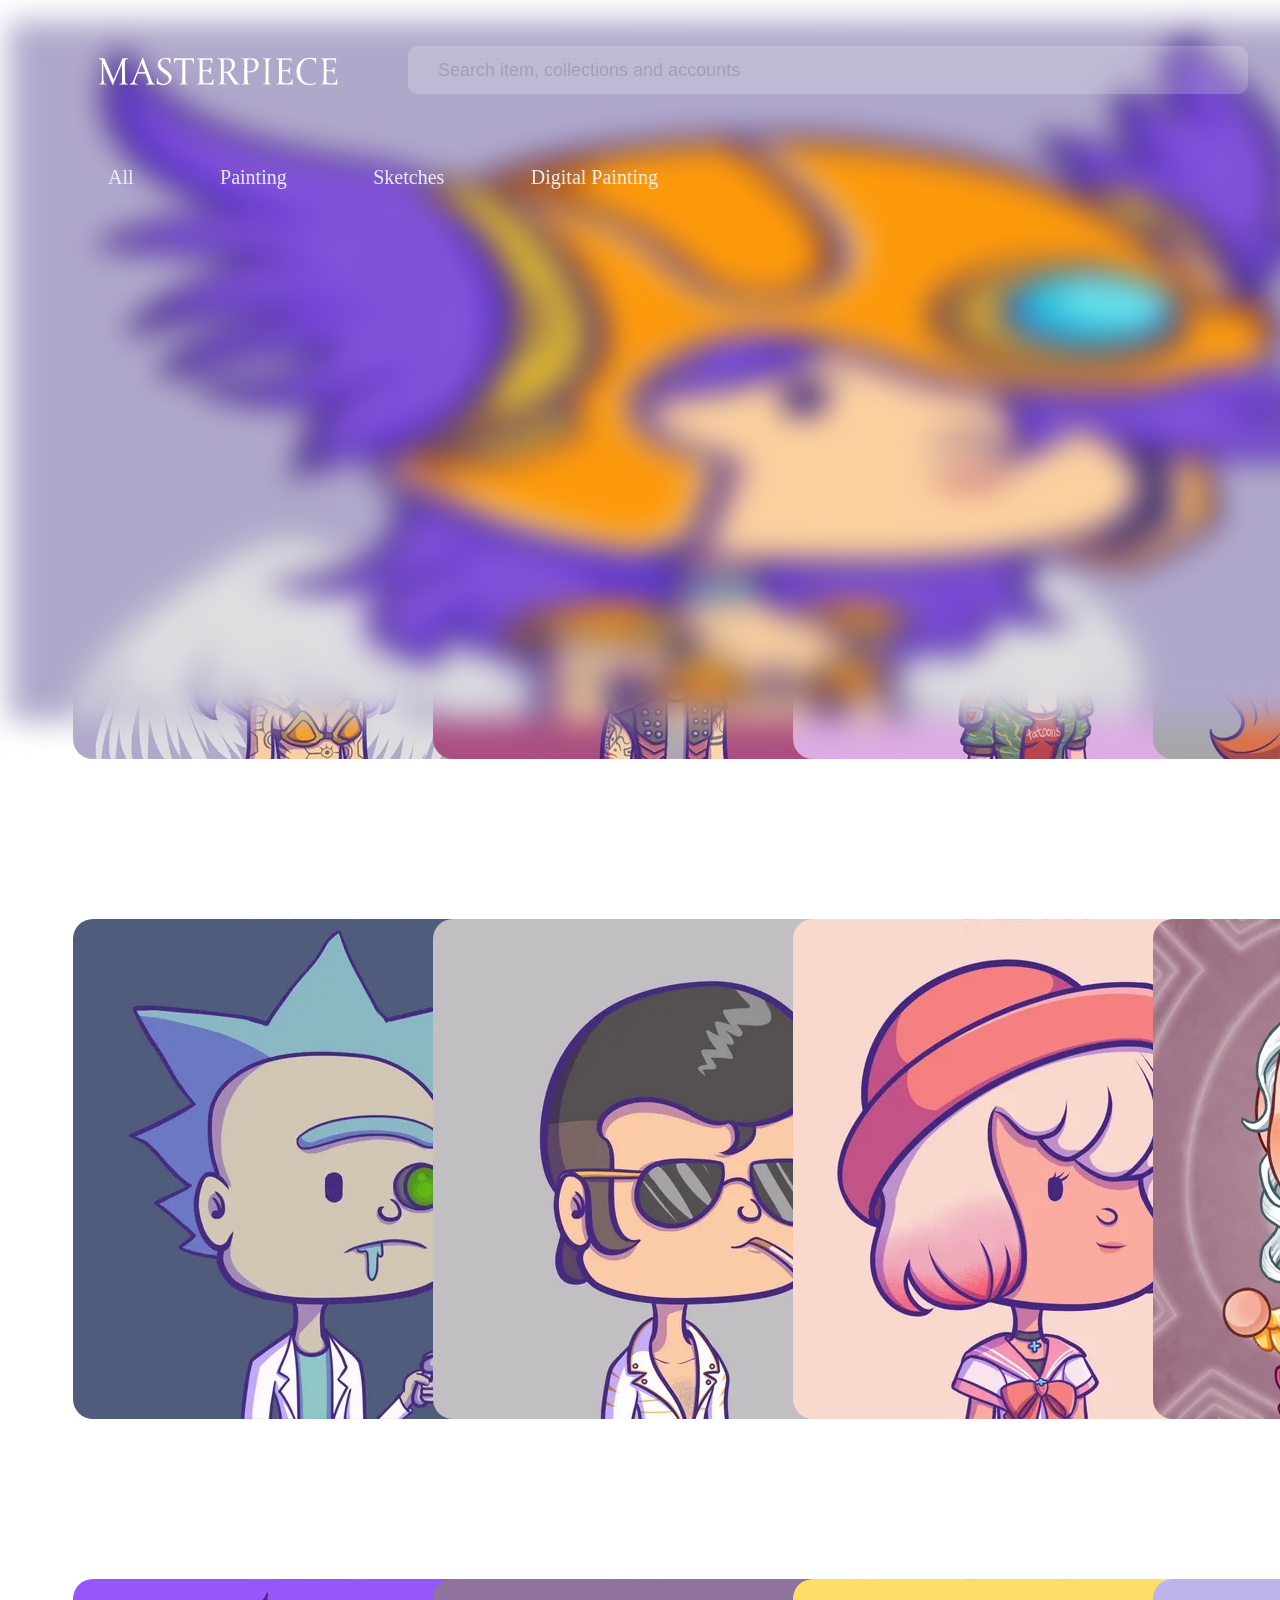
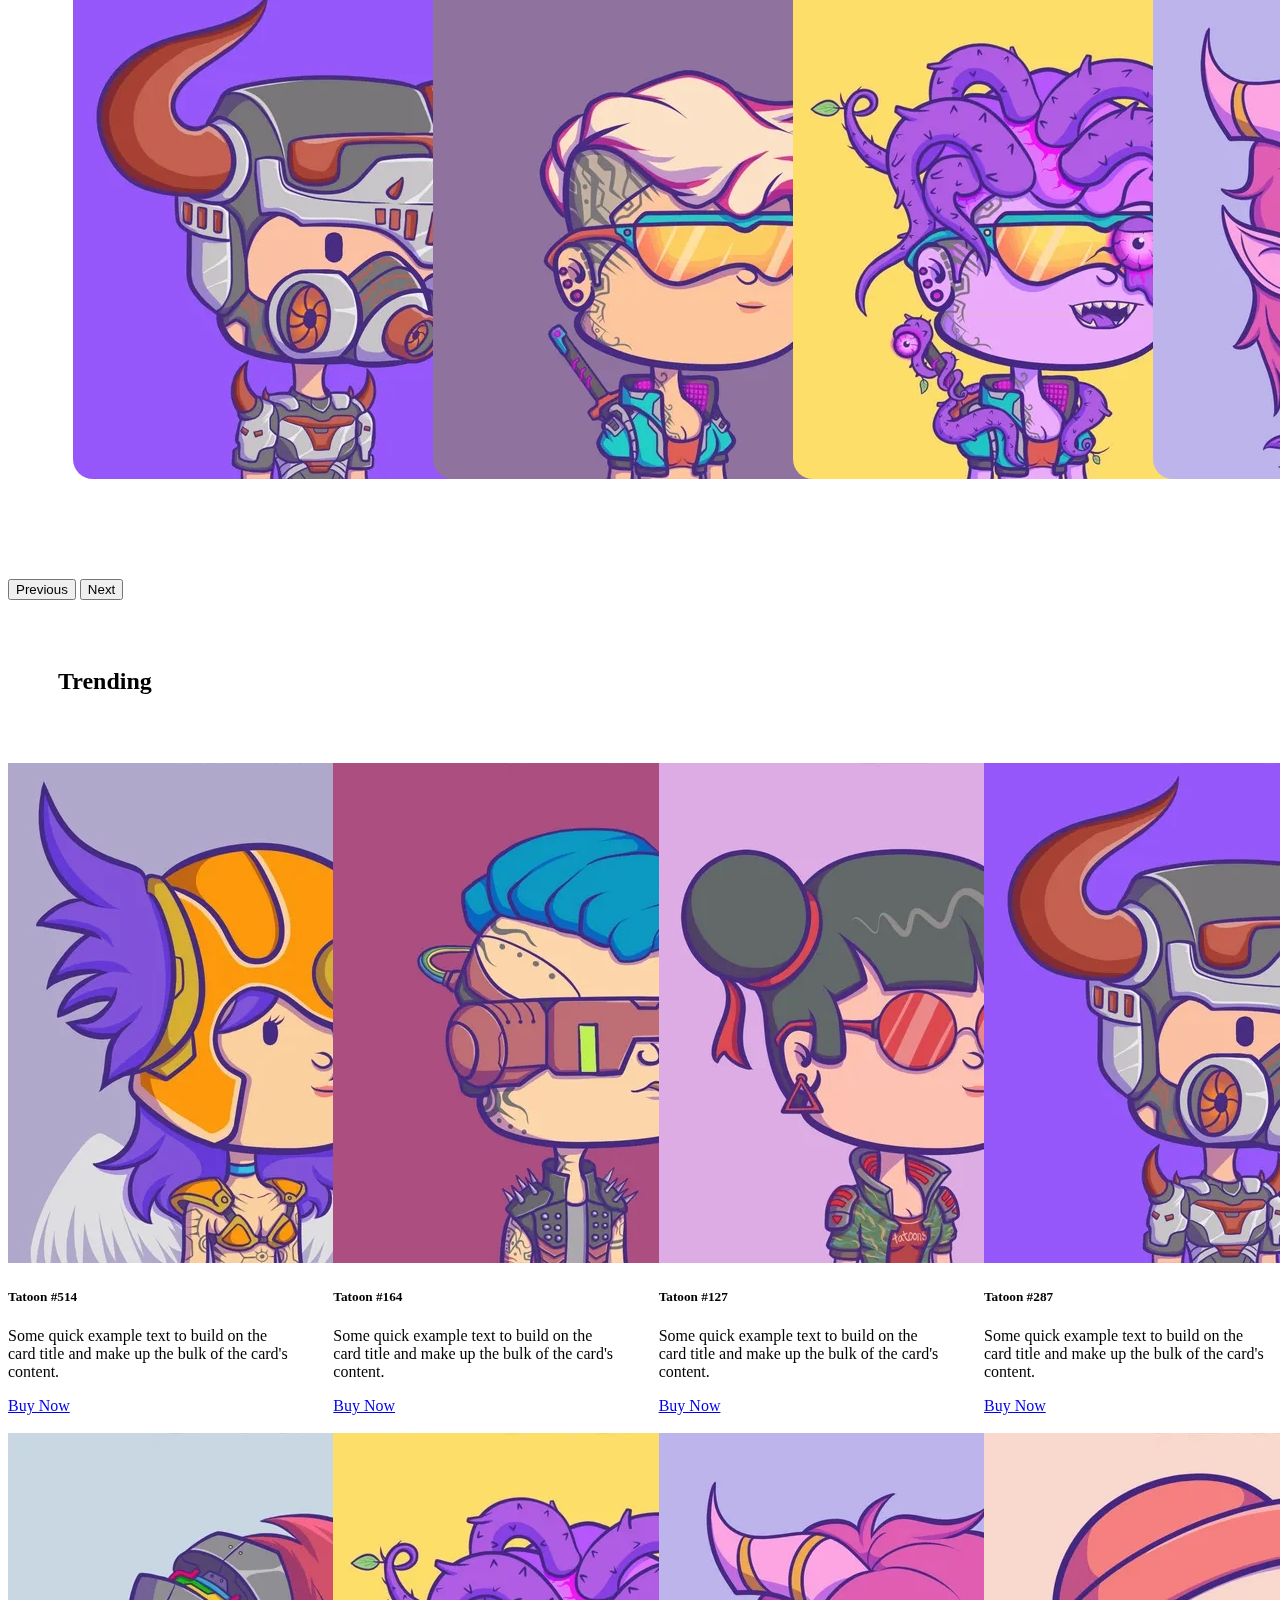
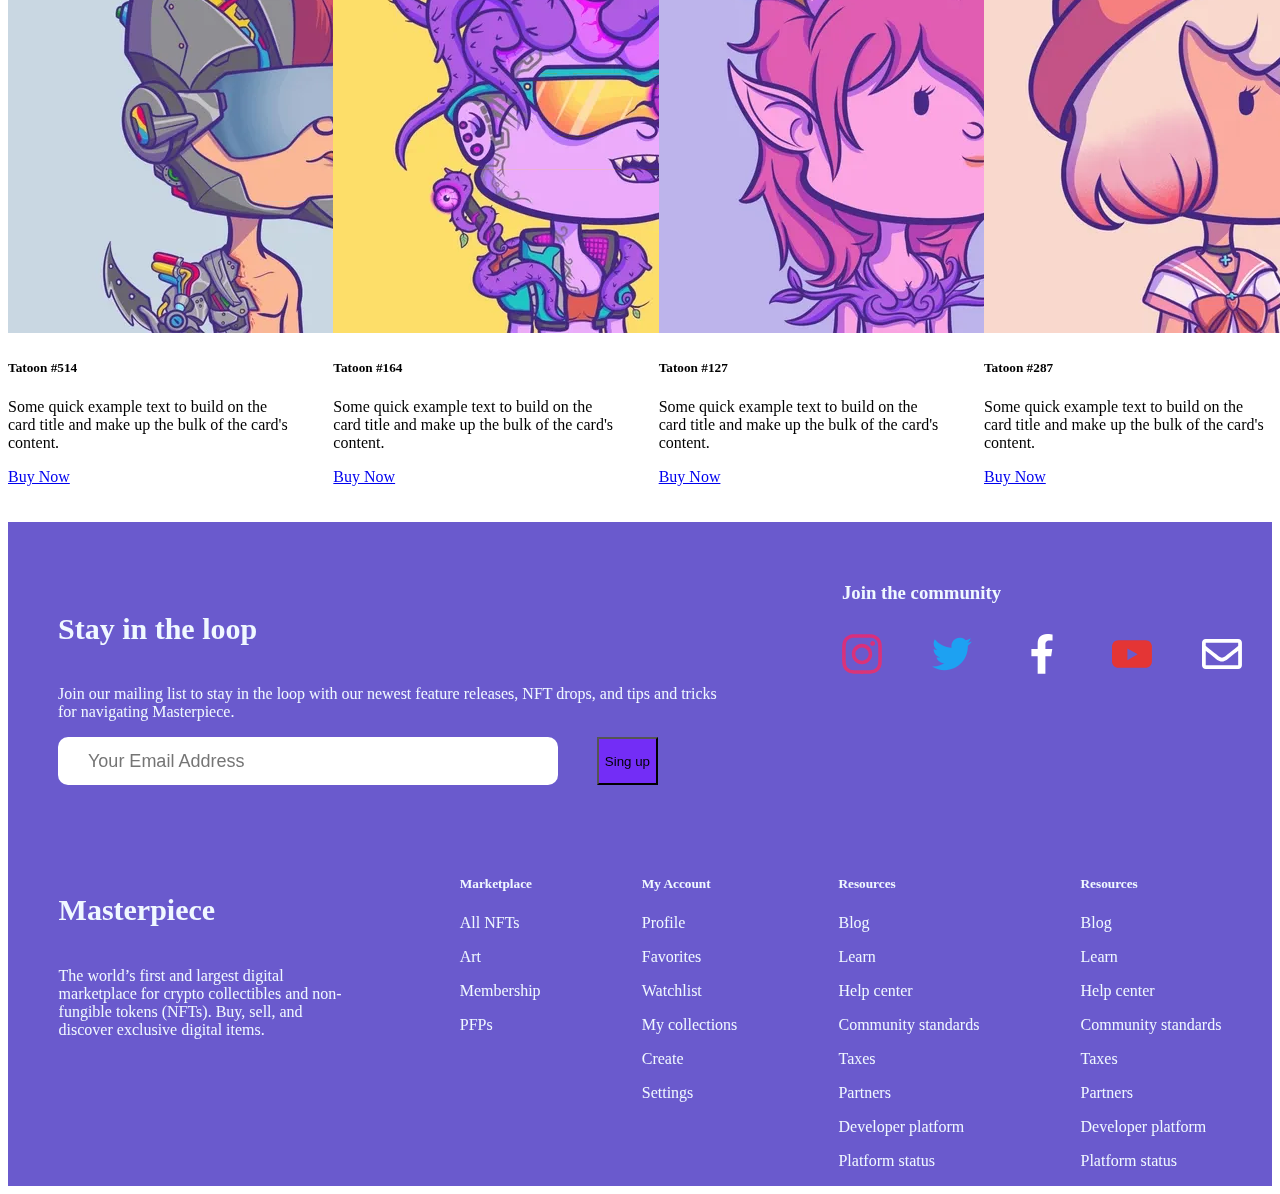
<file: index.html>
<!DOCTYPE html>
<html lang="en">
  <head>
    <meta charset="UTF-8" />
    <meta name="viewport" content="width=device-width, initial-scale=-9" />

    <link
      href="https://cdn.jsdelivr.net/npm/bootstrap@5.3.1/dist/css/bootstrap.min.css"
      rel="stylesheet"
      integrity="sha384-4bw+/aepP/YC94hEpVNVgiZdgIC5+VKNBQNGCHeKRQN+PtmoHDEXuppvnDJzQIu9"
      crossorigin="anonymous"
    />
    <link rel="stylesheet" href="style.css" />
    <link rel="stylesheet" href="responsive.css" />

    <title>Masterpiece.com</title>
  </head>
  <body>

    

    <header class="background">
      
     
        
      <nav   class="navbar">
        <section  class="bgimg" id="targetContainer" >
        </section>
      </nav>

      


      <nav >

        <section class="nav-bar">
                  <img class="logo" src="Logo.png" />
        
      

       
        <input
              class="search-input"
             
              type="search"
              placeholder="Search item, collections and accounts"
              size="95"
            />

            <div  class="icons" >
              <svg
                class="profile"
                xmlns="http://www.w3.org/2000/svg"
                width="32"
                height="32"
                viewBox="0 0 32 32"
                fill="none"
              >
                <path
                  d="M16 0C11.6 0 8 4.48 8 10C8 15.52 11.6 20 16 20C20.4 20 24 15.52 24 10C24 4.48 20.4 0 16 0ZM7.64 20C3.4 20.2 0 23.68 0 28V32H32V28C32 23.68 28.64 20.2 24.36 20C22.2 22.44 19.24 24 16 24C12.76 24 9.8 22.44 7.64 20Z"
                  fill="white"
                />
              </svg>
              <svg
              class="cart"
                xmlns="http://www.w3.org/2000/svg"
                width="43"
                height="32"
                viewBox="0 0 43 32"
                fill="none"
              >
                <path
                  d="M2.27316 0.0108183C1.56616 0.123939 0.933045 0.513283 0.513105 1.0932C0.0931657 1.67312 -0.0792032 2.3961 0.0339176 3.10311C0.147038 3.81011 0.536382 4.44322 1.1163 4.86316C1.69622 5.2831 2.4192 5.45547 3.1262 5.34235H11.1235L11.6033 6.67523L13.7893 13.3396L15.9752 20.0041C16.1885 20.6972 17.0948 21.3369 17.7879 21.3369H36.4483C37.1947 21.3369 38.0477 20.6972 38.261 20.0041L42.5795 6.67523C42.7928 5.98213 42.4729 5.34235 41.7265 5.34235H18.0545L16.0285 1.50365C15.8127 1.06305 15.4795 0.690538 15.0656 0.427144C14.6517 0.163751 14.1732 0.0196874 13.6826 0.0108183L3.01957 0.0108183C2.85995 -0.0036061 2.69936 -0.0036061 2.53974 0.0108183C2.4332 0.0044147 2.32638 0.0044147 2.21984 0.0108183L2.27316 0.0108183ZM19.1208 26.6685C17.628 26.6685 16.455 27.8414 16.455 29.3342C16.455 30.8271 17.628 32 19.1208 32C20.6136 32 21.7866 30.8271 21.7866 29.3342C21.7866 27.8414 20.6136 26.6685 19.1208 26.6685ZM35.1154 26.6685C33.6226 26.6685 32.4496 27.8414 32.4496 29.3342C32.4496 30.8271 33.6226 32 35.1154 32C36.6082 32 37.7811 30.8271 37.7811 29.3342C37.7811 27.8414 36.6082 26.6685 35.1154 26.6685Z"
                  fill="white"
                />
              </svg>
            </div>

          </section>



            <div>
              <section  class="veriants" >
                <a>All</a>
                <a>Painting</a>
                <a>Sketches</a>
                <a>Digital Painting</a>
             </section>
            </div>



        </nav>
      


      <main class="Main-section">
        <div id="carouselExample" class="carousel slide" data-bs-ride="carousel" data-bs-interval="3500">
            <div class="carousel-inner">
              <div class="carousel-item active">
                                                
                <div class="main-four">
                    <div class="main-a"><div ><a href="profile.html"><img id="sourceImage"  src="main-d.webp" class="d-block w-100" alt="..."></a></div></div>
                    <div class="main-a"><div><a href="profile.html"><img id="sourceImage" src="main-b.webp" class="d-block w-100" alt="..."></a></div></div>
                    <div class="main-a"><div><a href="profile.html"><img id="sourceImage" src="main-a.webp" class="d-block w-100" alt="..."></a></div></div>
                    <div class="main-a" class="hide"><div><a href="profile.html"><img id="sourceImage" src="main-c.webp" class="d-block w-100" alt="..."></a></div></div>
                </div>
                
              </div>
              <div class="carousel-item">

                <div class="main-four">
                  <div class="main-a"><div><a  href="profile.html"><img id="sourceImage" src="main-n.webp" class="d-block w-100" alt="..."></a></div></div>
                  <div class="main-a"><div><a href="profile.html"><img id="sourceImage" src="main-e.webp" class="d-block w-100" alt="..."></a></div></div>
                  <div class="main-a"><div><a href="profile.html"><img id="sourceImage" src="main-g.webp" class="d-block w-100" alt="..."></a></div></div>
                  <div class="main-a" class="hide" ><div><a href="profile.html"><img id="sourceImage" src="main-f.webp" class="d-block w-100" alt="..."></a></div></div>
                </div>

              </div>
              <div class="carousel-item">

                <div class="main-four">
                    <div class="main-a"><div><a href="profile.html"><img src="main-l.webp" class="d-block w-100" alt="..."></a></div></div>
                    <div class="main-a"><div><a href="profile.html"></a><img src="main-i.webp" class="d-block w-100" alt="..."></a></div></div>
                    <div class="main-a"><div><a href="profile.html"></a><img src="main-j.webp" class="d-block w-100" alt="..."></a></div></div>
                    <div class="main-a" class="hide"><div><a href="profile.html"><img src="main-k.webp" class="d-block w-100" alt="..."></a></div></div>
                </div>

            </div>
            <button class="carousel-control-prev" type="button" data-bs-target="#carouselExample" data-bs-slide="prev">
              <span class="carousel-control-prev-icon" aria-hidden="true"></span>
              <span class="visually-hidden">Previous</span>
            </button>
            <button class="carousel-control-next" type="button" data-bs-target="#carouselExample" data-bs-slide="next">
              <span class="carousel-control-next-icon" aria-hidden="true"></span>
              <span class="visually-hidden">Next</span>
            </button>
          </div>

      </main>




    </div>

    </header>
    <br>

    <section >
      <div >
        <h2 style="margin: 50px;">Trending</h2>
      </div>
      <br>
      <section class="sectionn">
      <div class="container">
        <div class="card" style="width: 18rem;">
          <img src="main-d.webp" class="card-img-top" alt="...">
          <div class="card-body">
            <h5 class="card-title">Tatoon #514</h5>
            <p class="card-text">Some quick example text to build on the card title and make up the bulk of the card's content.</p>
            <a href="product.html" class="btn btn-primary">Buy Now</a>
          </div>
        </div>
        <div class="card" style="width: 18rem;">
          <img src="main-b.webp" class="card-img-top" alt="...">
          <div class="card-body">
            <h5 class="card-title">Tatoon #164</h5>
            <p class="card-text">Some quick example text to build on the card title and make up the bulk of the card's content.</p>
            <a href="product.html" class="btn btn-primary">Buy Now</a>
          </div>
        </div>
        <div class="card" style="width: 18rem;">
          <img src="main-a.webp" class="card-img-top" alt="...">
          <div class="card-body">
            <h5 class="card-title">Tatoon #127</h5>
            <p class="card-text">Some quick example text to build on the card title and make up the bulk of the card's content.</p>
            <a href="product.html" class="btn btn-primary">Buy Now</a>
          </div>
        </div>
        <div class="card" style="width: 18rem;">
          <img src="main-l.webp" class="card-img-top" alt="...">
          <div class="card-body">
            <h5 class="card-title">Tatoon #287</h5>
            <p class="card-text">Some quick example text to build on the card title and make up the bulk of the card's content.</p>
            <a href="product.html" class="btn btn-primary">Buy Now</a>
          </div>
        </div>
      </div>
      <br>


      <div class="container">
        <div class="card" style="width: 18rem;">
          <img src="main-h.webp" class="card-img-top" alt="...">
          <div class="card-body">
            <h5 class="card-title">Tatoon #514</h5>
            <p class="card-text">Some quick example text to build on the card title and make up the bulk of the card's content.</p>
            <a href="product.html" class="btn btn-primary">Buy Now</a>
          </div>
        </div>
        <div class="card" style="width: 18rem;">
          <img src="main-j.webp" class="card-img-top" alt="...">
          <div class="card-body">
            <h5 class="card-title">Tatoon #164</h5>
            <p class="card-text">Some quick example text to build on the card title and make up the bulk of the card's content.</p>
            <a href="product.html" class="btn btn-primary">Buy Now</a>
          </div>
        </div>
        <div class="card" style="width: 18rem;">
          <img src="main-k.webp" class="card-img-top" alt="...">
          <div class="card-body">
            <h5 class="card-title">Tatoon #127</h5>
            <p class="card-text">Some quick example text to build on the card title and make up the bulk of the card's content.</p>
            <a href="product.html" class="btn btn-primary">Buy Now</a>
          </div>
        </div>
        <div class="card" style="width: 18rem;">
          <img src="main-g.webp" class="card-img-top" alt="...">
          <div class="card-body">
            <h5 class="card-title">Tatoon #287</h5>
            <p class="card-text">Some quick example text to build on the card title and make up the bulk of the card's content.</p>
            <a href="product.html" class="btn btn-primary">Buy Now</a>
          </div>
        </div>
      </div>
    </section>
    </section>
    <br><br>

    <footer >
      <div class="foot">
      <div class="text">
        <h4>Stay in the loop</h4>
        <p>Join our mailing list to stay in the loop with our newest feature releases, NFT drops, and tips and tricks for navigating Masterpiece.</p>
        <div class="login">
          <input
              class="email-input"
              type="search"
              placeholder="Your Email Address"
              size="40"
            />
            <button type="button" class="btn btn-primary" style="background-color: rgb(115, 45, 246);">Sing up</button>
        </div>
        <br>
      </div>

      <div class="foot-2">
        <h3>Join the community</h3>
        <div class="comunity">
          <svg class="social-icons" xmlns="http://www.w3.org/2000/svg" width="260" height="260" viewBox="0 0 260 260" fill="none">
            <path d="M86.9929 130.113C86.9929 106.319 106.277 87.0257 130.071 87.0257C153.866 87.0257 173.16 106.319 173.16 130.113C173.16 153.906 153.866 173.2 130.071 173.2C106.277 173.2 86.9929 153.906 86.9929 130.113ZM63.6999 130.113C63.6999 166.768 93.4143 196.481 130.071 196.481C166.728 196.481 196.443 166.768 196.443 130.113C196.443 93.4572 166.728 63.744 130.071 63.744C93.4143 63.744 63.6999 93.4572 63.6999 130.113ZM183.559 61.1125C183.556 69.6785 190.498 76.6254 199.064 76.6288C207.63 76.6322 214.577 69.6909 214.581 61.1249C214.584 52.5589 207.643 45.6121 199.076 45.6086C190.514 45.6126 183.567 52.5506 183.559 61.1125ZM77.8519 235.32C65.25 234.746 58.4004 232.647 53.8486 230.873C47.8139 228.524 43.5081 225.726 38.981 221.205C34.454 216.685 31.6517 212.383 29.3127 206.349C27.5383 201.799 25.4392 194.948 24.8663 182.346C24.2397 168.722 24.1146 164.63 24.1146 130.114C24.1146 95.5976 24.25 91.5164 24.8663 77.881C25.4402 65.2795 27.5548 58.4417 29.3127 53.8786C31.6621 47.8441 34.4602 43.5385 38.981 39.0117C43.5019 34.4848 47.8035 31.6826 53.8486 29.3437C58.3984 27.5694 65.25 25.4703 77.8519 24.8975C91.4765 24.2709 95.5692 24.1458 130.071 24.1458C164.573 24.1458 168.67 24.2812 182.306 24.8975C194.908 25.4714 201.746 27.5859 206.309 29.3437C212.344 31.6826 216.65 34.491 221.177 39.0117C225.704 43.5323 228.496 47.8441 230.845 53.8786C232.62 58.4282 234.719 65.2795 235.292 77.881C235.918 91.5164 236.043 95.5976 236.043 130.114C236.043 164.63 235.918 168.711 235.292 182.346C234.718 194.948 232.608 201.797 230.845 206.349C228.496 212.383 225.698 216.689 221.177 221.205C216.656 225.722 212.344 228.524 206.309 230.873C201.76 232.648 194.908 234.747 182.306 235.32C168.681 235.946 164.589 236.071 130.071 236.071C95.5537 236.071 91.4723 235.946 77.8519 235.32ZM76.7816 1.6448C63.0216 2.27141 53.619 4.45316 45.4076 7.64824C36.9036 10.9477 29.7046 15.3743 22.5108 22.5565C15.3169 29.7387 10.9015 36.9488 7.60188 45.4525C4.40667 53.6687 2.22483 63.0657 1.5982 76.8252C0.96123 90.6065 0.81543 95.0124 0.81543 130.113C0.81543 165.213 0.96123 169.619 1.5982 183.4C2.22483 197.161 4.40667 206.557 7.60188 214.773C10.9015 223.271 15.3179 230.49 22.5108 237.669C29.7036 244.848 36.9036 249.268 45.4076 252.577C53.6345 255.772 63.0216 257.954 76.7816 258.581C90.5707 259.207 94.9695 259.363 130.071 259.363C165.173 259.363 169.579 259.218 183.361 258.581C197.122 257.954 206.518 255.772 214.735 252.577C223.234 249.268 230.438 244.851 237.632 237.669C244.826 230.487 249.232 223.271 252.541 214.773C255.736 206.557 257.928 197.16 258.544 183.4C259.171 169.609 259.317 165.213 259.317 130.113C259.317 95.0124 259.171 90.6065 258.544 76.8252C257.918 63.0647 255.736 53.6635 252.541 45.4525C249.232 36.954 244.814 29.7501 237.632 22.5565C230.449 15.3629 223.234 10.9477 214.745 7.64824C206.518 4.45316 197.121 2.26107 183.371 1.6448C169.589 1.0182 165.183 0.862061 130.082 0.862061C94.9798 0.862061 90.5707 1.00786 76.7816 1.6448Z" fill="url(#paint0_radial_78_11)"/>
            <defs>
              <radialGradient id="paint0_radial_78_11" cx="0" cy="0" r="1" gradientUnits="userSpaceOnUse" gradientTransform="translate(550.332 4156.42) scale(5399.44)">
                <stop offset="0.09" stop-color="#FA8F21"/>
                <stop offset="0.78" stop-color="#D82D7E"/>
              </radialGradient>
            </defs>
          </svg>

          <svg class="social-icons" xmlns="http://www.w3.org/2000/svg" width="259" height="211" viewBox="0 0 259 211" fill="none">
            <path d="M81.2936 210.037C178.846 210.037 232.188 129.215 232.188 59.1427C232.188 56.8493 232.188 54.5559 232.045 52.2829C242.424 44.7727 251.382 35.4743 258.501 24.8233C248.826 29.1146 238.562 31.9308 228.052 33.1779C239.119 26.5437 247.4 16.1162 251.355 3.83441C240.942 10.0154 229.55 14.3714 217.67 16.7144C209.675 8.21301 199.101 2.58372 187.584 0.697731C176.067 -1.18826 164.249 0.774186 153.96 6.28138C143.671 11.7886 135.483 20.5335 130.665 31.1627C125.846 41.792 124.666 53.713 127.305 65.081C106.219 64.0246 85.591 58.5455 66.7598 48.9994C47.9287 39.4533 31.3157 26.0537 17.9993 9.67035C11.2104 21.3425 9.12539 35.1633 12.1689 48.3188C15.2123 61.4742 23.1554 72.9751 34.3808 80.4797C25.9989 80.1964 17.806 77.9148 10.4842 73.8247V74.5004C10.4828 86.7314 14.7072 98.5872 22.4425 108.061C30.1778 117.536 40.949 124.046 52.933 126.491C45.1209 128.619 36.9248 128.928 28.9749 127.392C32.3596 137.936 38.9564 147.158 47.842 153.767C56.7275 160.377 67.4571 164.042 78.5292 164.251C59.7312 178.972 36.531 186.948 12.6548 186.899C8.42571 186.901 4.20018 186.655 0 186.161C24.2503 201.738 52.4716 210.005 81.2936 209.976" fill="#1DA1F2"/>
          </svg>

          <svg class="social-icons" xmlns="http://www.w3.org/2000/svg"  width="111" height="209" viewBox="0 0 111 209" fill="none">
            <path d="M103.353 116.267L109.108 78.9055H73.2615V54.671C73.2615 44.4724 78.2598 34.4756 94.3152 34.4756H110.623V2.66786C110.623 2.66786 95.8298 0.143433 81.6931 0.143433C52.1573 0.143433 32.8706 18.0164 32.8706 50.43V78.9055H0.0531006V116.267H32.8706V208.156H73.2615V116.267H103.353Z" fill="white"/>
          </svg>
        
          <svg class="social-icons" xmlns="http://www.w3.org/2000/svg" width="259" height="179" viewBox="0 0 259 179" fill="none">
            <path fill-rule="evenodd" clip-rule="evenodd" d="M217.388 178.666H41.113C18.5008 178.666 0 160.102 0 137.412V41.254C0 18.5643 18.5008 0 41.113 0H217.388C240 0 258.501 18.5643 258.501 41.254V137.412C258.501 160.102 240 178.666 217.388 178.666ZM99.7625 54.1782V130.483L166.589 91.6898L99.7625 54.1782Z" fill="#E43535"/>
          </svg>

          <svg class="social-icons" xmlns="http://www.w3.org/2000/svg" filter = "invert(100%)" width="259" height="194" viewBox="0 0 259 194" fill="none">
            <path d="M234.267 0H24.2345C10.85 0 0 10.85 0 24.2345V169.641C0 183.026 10.85 193.876 24.2345 193.876H234.267C247.651 193.876 258.501 183.026 258.501 169.641V24.2345C258.501 10.85 247.651 0 234.267 0ZM234.267 24.2345V44.8363C222.946 54.055 204.899 68.3897 166.316 98.6016C157.813 105.29 140.97 121.358 129.251 121.17C117.533 121.36 100.685 105.287 92.1855 98.6016C53.6087 68.3943 35.5565 54.0565 24.2345 44.8363V24.2345H234.267ZM24.2345 169.641V75.9337C35.8034 85.1484 52.2097 98.079 77.2161 117.66C88.2514 126.347 107.577 145.523 129.251 145.406C150.818 145.523 169.898 126.625 181.281 117.665C206.287 98.0836 222.697 85.1494 234.267 75.9342V169.641H24.2345Z" fill="black"/>
          </svg>
        
        </div>

      </div>

    </div>

    <footer class="foot-3">
      <div class="info">
      <h4>Masterpiece</h4>
      <p>The world’s first and largest digital marketplace for crypto collectibles and non-fungible tokens (NFTs). Buy, sell, and discover exclusive digital items.</p>
    </div>

    <div>
      <h5>Marketplace</h5>
      <p>All NFTs</p>
      <p>Art</p>
      <p>Membership</p>
      <p>PFPs</p>
    </div>

    <div>
      <h5>My Account</h5>
      <p>Profile</p>
      <p>Favorites</p>
      <p>Watchlist</p>
      <p>My collections</p>
      <p>Create</p>
      <p>Settings</p>
    </div>

    <div>
      <h5>Resources</h5>
      <p>Blog</p>
      <p>Learn</p>
      <p>Help center</p>
      <p>Community standards</p>
      <p>Taxes</p>
      <p>Partners</p>
      <p>Developer platform</p>
      <p>Platform status</p>
    </div>

    <div>
      <h5>Resources</h5>
      <p>Blog</p>
      <p>Learn</p>
      <p>Help center</p>
      <p>Community standards</p>
      <p>Taxes</p>
      <p>Partners</p>
      <p>Developer platform</p>
      <p>Platform status</p>
    </div>
    </footer>
    </footer>

    
    


    <script src="script.js"></script>

    <script src="https://cdn.jsdelivr.net/npm/bootstrap@5.3.1/dist/js/bootstrap.min.js" integrity="sha384-Rx+T1VzGupg4BHQYs2gCW9It+akI2MM/mndMCy36UVfodzcJcF0GGLxZIzObiEfa" crossorigin="anonymous"></script>
  <!-- <script src="script.js"></script> -->
  </body>
</html>
</file>
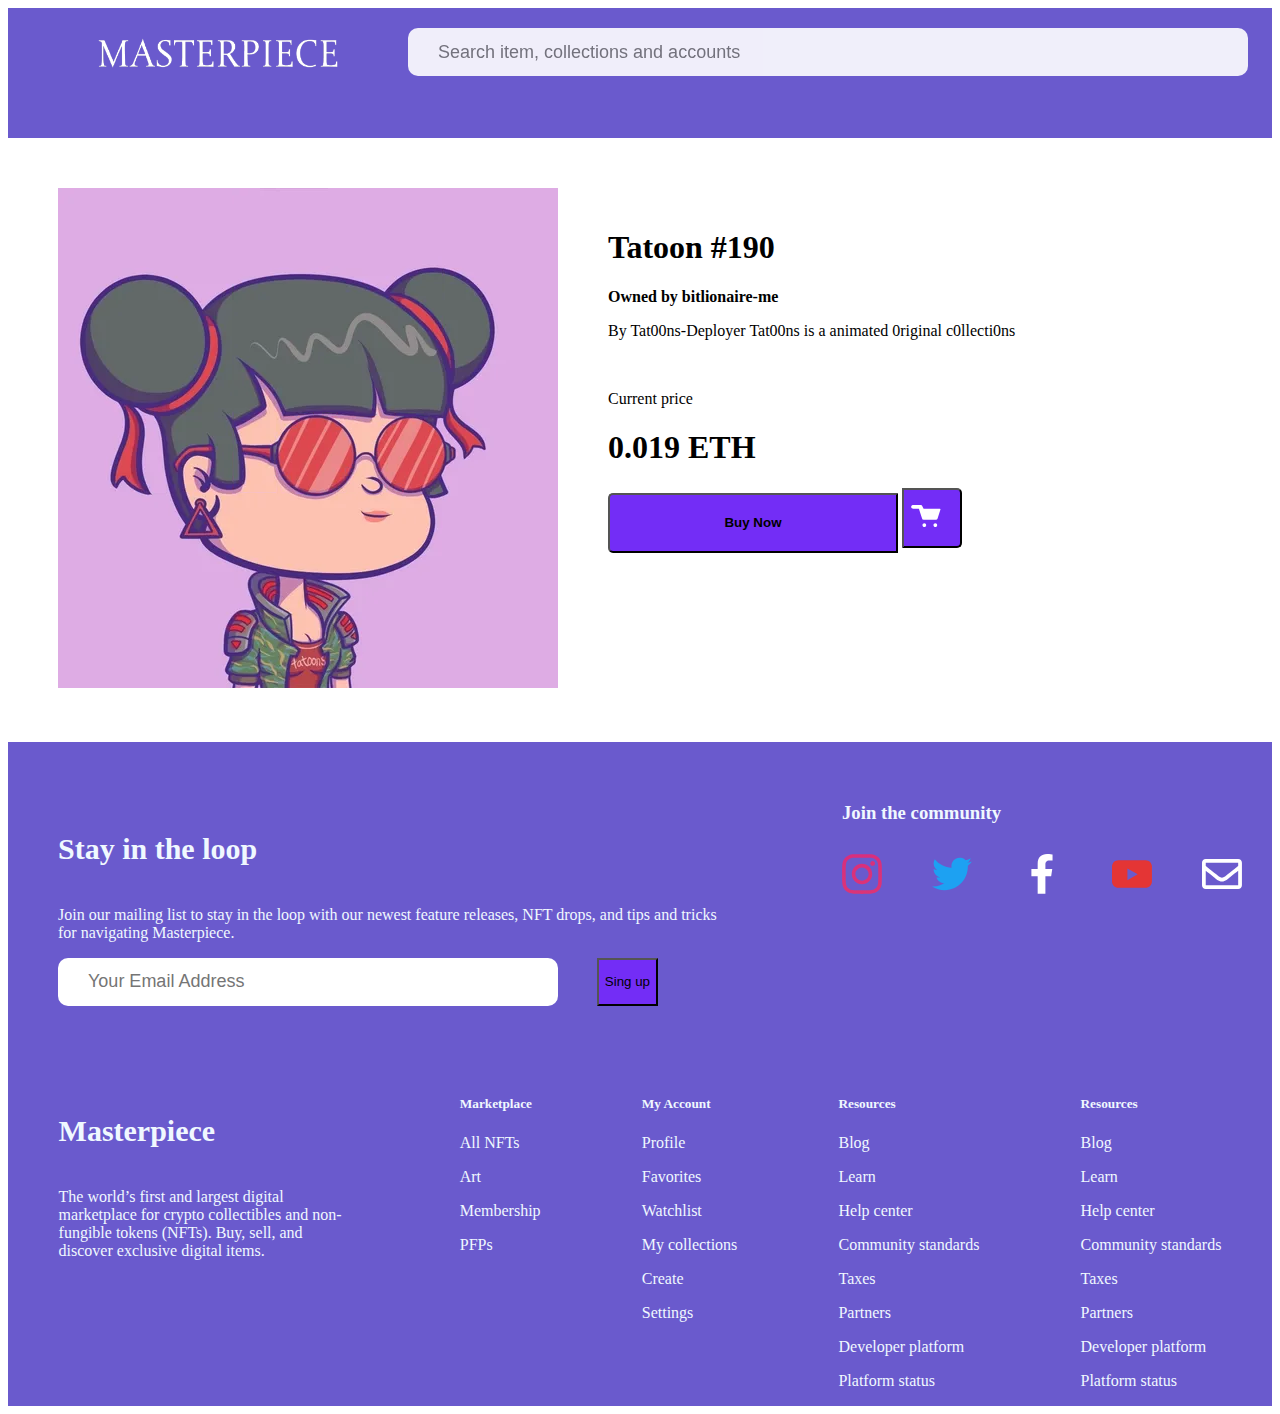
<file: product.html>
<!DOCTYPE html>
<html lang="en">
<head>
    <meta charset="UTF-8">
    <meta name="viewport" content="width=device-width, initial-scale=-9">
    <link
      href="https://cdn.jsdelivr.net/npm/bootstrap@5.3.1/dist/css/bootstrap.min.css"
      rel="stylesheet"
      integrity="sha384-4bw+/aepP/YC94hEpVNVgiZdgIC5+VKNBQNGCHeKRQN+PtmoHDEXuppvnDJzQIu9"
      crossorigin="anonymous"
    />
    <link rel="stylesheet" href="style.css" />
        <link rel="stylesheet" href="responsive.css" />

    <title>Document</title>
</head>
<body>
    <nav >

        <section class="nav-bar" style="background-color: slateblue;">
          <a href="index.html"><img class="logo"  src="Logo.png" /></a>
        
      

       
        <input
              class="search-input"
              style="opacity: 90%;"
              type="search"
              placeholder="Search item, collections and accounts"
              size="95"
            />

            <div  class="icons" >
              <svg
                class="profile"
                xmlns="http://www.w3.org/2000/svg"
                width="32"
                height="32"
                color="black"
                viewBox="0 0 32 32"
                fill="none"
                filter: invert(100%);
              >
                <path
                  d="M16 0C11.6 0 8 4.48 8 10C8 15.52 11.6 20 16 20C20.4 20 24 15.52 24 10C24 4.48 20.4 0 16 0ZM7.64 20C3.4 20.2 0 23.68 0 28V32H32V28C32 23.68 28.64 20.2 24.36 20C22.2 22.44 19.24 24 16 24C12.76 24 9.8 22.44 7.64 20Z"
                  fill="white"
                />
              </svg>
              <svg
              class="cart"
                xmlns="http://www.w3.org/2000/svg"
                width="43"
                height="32"
                viewBox="0 0 43 32"
                fill="none"
                filter: invert(100%);
              >
                <path
                  d="M2.27316 0.0108183C1.56616 0.123939 0.933045 0.513283 0.513105 1.0932C0.0931657 1.67312 -0.0792032 2.3961 0.0339176 3.10311C0.147038 3.81011 0.536382 4.44322 1.1163 4.86316C1.69622 5.2831 2.4192 5.45547 3.1262 5.34235H11.1235L11.6033 6.67523L13.7893 13.3396L15.9752 20.0041C16.1885 20.6972 17.0948 21.3369 17.7879 21.3369H36.4483C37.1947 21.3369 38.0477 20.6972 38.261 20.0041L42.5795 6.67523C42.7928 5.98213 42.4729 5.34235 41.7265 5.34235H18.0545L16.0285 1.50365C15.8127 1.06305 15.4795 0.690538 15.0656 0.427144C14.6517 0.163751 14.1732 0.0196874 13.6826 0.0108183L3.01957 0.0108183C2.85995 -0.0036061 2.69936 -0.0036061 2.53974 0.0108183C2.4332 0.0044147 2.32638 0.0044147 2.21984 0.0108183L2.27316 0.0108183ZM19.1208 26.6685C17.628 26.6685 16.455 27.8414 16.455 29.3342C16.455 30.8271 17.628 32 19.1208 32C20.6136 32 21.7866 30.8271 21.7866 29.3342C21.7866 27.8414 20.6136 26.6685 19.1208 26.6685ZM35.1154 26.6685C33.6226 26.6685 32.4496 27.8414 32.4496 29.3342C32.4496 30.8271 33.6226 32 35.1154 32C36.6082 32 37.7811 30.8271 37.7811 29.3342C37.7811 27.8414 36.6082 26.6685 35.1154 26.6685Z"
                  fill="white"
                />
              </svg>
            </div>

          </section>
    </nav>

    <main>
        <section class="product">
            <div><img src="main-a.webp"></div>

            <div class="product-info">
                <h1>Tatoon #190</h1>
                <p style="font-weight:700;">Owned by bitlionaire-me</p>
                
                <p>By 
                    Tat00ns-Deployer
                    Tat00ns is a animated 0riginal c0llecti0ns</p>
                    <br>
                <p>Current price</p>
                <h1>0.019 ETH</h1>
                <div>
                    <button id="buy" type="button" class="btn btn-primary" style="background-color: rgb(115, 45, 246);">Buy Now</button>
                    <button id="cart" type="button" class="btn btn-primary" style="background-color: rgb(115, 45, 246);"><svg
                          
                          xmlns="http://www.w3.org/2000/svg"
                          width="43"
                          height="22"
                          viewBox="11 0 40 32"
                          fill="none"
                        >
                          <path
                            d="M2.27316 0.0108183C1.56616 0.123939 0.933045 0.513283 0.513105 1.0932C0.0931657 1.67312 -0.0792032 2.3961 0.0339176 3.10311C0.147038 3.81011 0.536382 4.44322 1.1163 4.86316C1.69622 5.2831 2.4192 5.45547 3.1262 5.34235H11.1235L11.6033 6.67523L13.7893 13.3396L15.9752 20.0041C16.1885 20.6972 17.0948 21.3369 17.7879 21.3369H36.4483C37.1947 21.3369 38.0477 20.6972 38.261 20.0041L42.5795 6.67523C42.7928 5.98213 42.4729 5.34235 41.7265 5.34235H18.0545L16.0285 1.50365C15.8127 1.06305 15.4795 0.690538 15.0656 0.427144C14.6517 0.163751 14.1732 0.0196874 13.6826 0.0108183L3.01957 0.0108183C2.85995 -0.0036061 2.69936 -0.0036061 2.53974 0.0108183C2.4332 0.0044147 2.32638 0.0044147 2.21984 0.0108183L2.27316 0.0108183ZM19.1208 26.6685C17.628 26.6685 16.455 27.8414 16.455 29.3342C16.455 30.8271 17.628 32 19.1208 32C20.6136 32 21.7866 30.8271 21.7866 29.3342C21.7866 27.8414 20.6136 26.6685 19.1208 26.6685ZM35.1154 26.6685C33.6226 26.6685 32.4496 27.8414 32.4496 29.3342C32.4496 30.8271 33.6226 32 35.1154 32C36.6082 32 37.7811 30.8271 37.7811 29.3342C37.7811 27.8414 36.6082 26.6685 35.1154 26.6685Z"
                            fill="white"
                          />
                        </svg></button>
                </div>


            </div>
        </section>
    </main>
    


    <footer >
        <div class="foot">
        <div class="text">
          <h4>Stay in the loop</h4>
          <p>Join our mailing list to stay in the loop with our newest feature releases, NFT drops, and tips and tricks for navigating Masterpiece.</p>
          <div class="login">
            <input
                class="email-input"
                type="search"
                placeholder="Your Email Address"
                size="40"
              />
              <button type="button" class="btn btn-primary" style="background-color: rgb(115, 45, 246);">Sing up</button>
          </div>
          <br>
        </div>
  
        <div class="foot-2">
          <h3>Join the community</h3>
          <div class="comunity">
            <svg class="social-icons" xmlns="http://www.w3.org/2000/svg" width="260" height="260" viewBox="0 0 260 260" fill="none">
              <path d="M86.9929 130.113C86.9929 106.319 106.277 87.0257 130.071 87.0257C153.866 87.0257 173.16 106.319 173.16 130.113C173.16 153.906 153.866 173.2 130.071 173.2C106.277 173.2 86.9929 153.906 86.9929 130.113ZM63.6999 130.113C63.6999 166.768 93.4143 196.481 130.071 196.481C166.728 196.481 196.443 166.768 196.443 130.113C196.443 93.4572 166.728 63.744 130.071 63.744C93.4143 63.744 63.6999 93.4572 63.6999 130.113ZM183.559 61.1125C183.556 69.6785 190.498 76.6254 199.064 76.6288C207.63 76.6322 214.577 69.6909 214.581 61.1249C214.584 52.5589 207.643 45.6121 199.076 45.6086C190.514 45.6126 183.567 52.5506 183.559 61.1125ZM77.8519 235.32C65.25 234.746 58.4004 232.647 53.8486 230.873C47.8139 228.524 43.5081 225.726 38.981 221.205C34.454 216.685 31.6517 212.383 29.3127 206.349C27.5383 201.799 25.4392 194.948 24.8663 182.346C24.2397 168.722 24.1146 164.63 24.1146 130.114C24.1146 95.5976 24.25 91.5164 24.8663 77.881C25.4402 65.2795 27.5548 58.4417 29.3127 53.8786C31.6621 47.8441 34.4602 43.5385 38.981 39.0117C43.5019 34.4848 47.8035 31.6826 53.8486 29.3437C58.3984 27.5694 65.25 25.4703 77.8519 24.8975C91.4765 24.2709 95.5692 24.1458 130.071 24.1458C164.573 24.1458 168.67 24.2812 182.306 24.8975C194.908 25.4714 201.746 27.5859 206.309 29.3437C212.344 31.6826 216.65 34.491 221.177 39.0117C225.704 43.5323 228.496 47.8441 230.845 53.8786C232.62 58.4282 234.719 65.2795 235.292 77.881C235.918 91.5164 236.043 95.5976 236.043 130.114C236.043 164.63 235.918 168.711 235.292 182.346C234.718 194.948 232.608 201.797 230.845 206.349C228.496 212.383 225.698 216.689 221.177 221.205C216.656 225.722 212.344 228.524 206.309 230.873C201.76 232.648 194.908 234.747 182.306 235.32C168.681 235.946 164.589 236.071 130.071 236.071C95.5537 236.071 91.4723 235.946 77.8519 235.32ZM76.7816 1.6448C63.0216 2.27141 53.619 4.45316 45.4076 7.64824C36.9036 10.9477 29.7046 15.3743 22.5108 22.5565C15.3169 29.7387 10.9015 36.9488 7.60188 45.4525C4.40667 53.6687 2.22483 63.0657 1.5982 76.8252C0.96123 90.6065 0.81543 95.0124 0.81543 130.113C0.81543 165.213 0.96123 169.619 1.5982 183.4C2.22483 197.161 4.40667 206.557 7.60188 214.773C10.9015 223.271 15.3179 230.49 22.5108 237.669C29.7036 244.848 36.9036 249.268 45.4076 252.577C53.6345 255.772 63.0216 257.954 76.7816 258.581C90.5707 259.207 94.9695 259.363 130.071 259.363C165.173 259.363 169.579 259.218 183.361 258.581C197.122 257.954 206.518 255.772 214.735 252.577C223.234 249.268 230.438 244.851 237.632 237.669C244.826 230.487 249.232 223.271 252.541 214.773C255.736 206.557 257.928 197.16 258.544 183.4C259.171 169.609 259.317 165.213 259.317 130.113C259.317 95.0124 259.171 90.6065 258.544 76.8252C257.918 63.0647 255.736 53.6635 252.541 45.4525C249.232 36.954 244.814 29.7501 237.632 22.5565C230.449 15.3629 223.234 10.9477 214.745 7.64824C206.518 4.45316 197.121 2.26107 183.371 1.6448C169.589 1.0182 165.183 0.862061 130.082 0.862061C94.9798 0.862061 90.5707 1.00786 76.7816 1.6448Z" fill="url(#paint0_radial_78_11)"/>
              <defs>
                <radialGradient id="paint0_radial_78_11" cx="0" cy="0" r="1" gradientUnits="userSpaceOnUse" gradientTransform="translate(550.332 4156.42) scale(5399.44)">
                  <stop offset="0.09" stop-color="#FA8F21"/>
                  <stop offset="0.78" stop-color="#D82D7E"/>
                </radialGradient>
              </defs>
            </svg>
  
            <svg class="social-icons" xmlns="http://www.w3.org/2000/svg" width="259" height="211" viewBox="0 0 259 211" fill="none">
              <path d="M81.2936 210.037C178.846 210.037 232.188 129.215 232.188 59.1427C232.188 56.8493 232.188 54.5559 232.045 52.2829C242.424 44.7727 251.382 35.4743 258.501 24.8233C248.826 29.1146 238.562 31.9308 228.052 33.1779C239.119 26.5437 247.4 16.1162 251.355 3.83441C240.942 10.0154 229.55 14.3714 217.67 16.7144C209.675 8.21301 199.101 2.58372 187.584 0.697731C176.067 -1.18826 164.249 0.774186 153.96 6.28138C143.671 11.7886 135.483 20.5335 130.665 31.1627C125.846 41.792 124.666 53.713 127.305 65.081C106.219 64.0246 85.591 58.5455 66.7598 48.9994C47.9287 39.4533 31.3157 26.0537 17.9993 9.67035C11.2104 21.3425 9.12539 35.1633 12.1689 48.3188C15.2123 61.4742 23.1554 72.9751 34.3808 80.4797C25.9989 80.1964 17.806 77.9148 10.4842 73.8247V74.5004C10.4828 86.7314 14.7072 98.5872 22.4425 108.061C30.1778 117.536 40.949 124.046 52.933 126.491C45.1209 128.619 36.9248 128.928 28.9749 127.392C32.3596 137.936 38.9564 147.158 47.842 153.767C56.7275 160.377 67.4571 164.042 78.5292 164.251C59.7312 178.972 36.531 186.948 12.6548 186.899C8.42571 186.901 4.20018 186.655 0 186.161C24.2503 201.738 52.4716 210.005 81.2936 209.976" fill="#1DA1F2"/>
            </svg>
  
            <svg class="social-icons" xmlns="http://www.w3.org/2000/svg"  width="111" height="209" viewBox="0 0 111 209" fill="none">
              <path d="M103.353 116.267L109.108 78.9055H73.2615V54.671C73.2615 44.4724 78.2598 34.4756 94.3152 34.4756H110.623V2.66786C110.623 2.66786 95.8298 0.143433 81.6931 0.143433C52.1573 0.143433 32.8706 18.0164 32.8706 50.43V78.9055H0.0531006V116.267H32.8706V208.156H73.2615V116.267H103.353Z" fill="white"/>
            </svg>
          
            <svg class="social-icons" xmlns="http://www.w3.org/2000/svg" width="259" height="179" viewBox="0 0 259 179" fill="none">
              <path fill-rule="evenodd" clip-rule="evenodd" d="M217.388 178.666H41.113C18.5008 178.666 0 160.102 0 137.412V41.254C0 18.5643 18.5008 0 41.113 0H217.388C240 0 258.501 18.5643 258.501 41.254V137.412C258.501 160.102 240 178.666 217.388 178.666ZM99.7625 54.1782V130.483L166.589 91.6898L99.7625 54.1782Z" fill="#E43535"/>
            </svg>
  
            <svg class="social-icons" xmlns="http://www.w3.org/2000/svg" filter = "invert(100%)" width="259" height="194" viewBox="0 0 259 194" fill="none">
              <path d="M234.267 0H24.2345C10.85 0 0 10.85 0 24.2345V169.641C0 183.026 10.85 193.876 24.2345 193.876H234.267C247.651 193.876 258.501 183.026 258.501 169.641V24.2345C258.501 10.85 247.651 0 234.267 0ZM234.267 24.2345V44.8363C222.946 54.055 204.899 68.3897 166.316 98.6016C157.813 105.29 140.97 121.358 129.251 121.17C117.533 121.36 100.685 105.287 92.1855 98.6016C53.6087 68.3943 35.5565 54.0565 24.2345 44.8363V24.2345H234.267ZM24.2345 169.641V75.9337C35.8034 85.1484 52.2097 98.079 77.2161 117.66C88.2514 126.347 107.577 145.523 129.251 145.406C150.818 145.523 169.898 126.625 181.281 117.665C206.287 98.0836 222.697 85.1494 234.267 75.9342V169.641H24.2345Z" fill="black"/>
            </svg>
          
          </div>
  
        </div>
  
      </div>
  
      <footer class="foot-3">
        <div class="info">
        <h4>Masterpiece</h4>
        <p>The world’s first and largest digital marketplace for crypto collectibles and non-fungible tokens (NFTs). Buy, sell, and discover exclusive digital items.</p>
      </div>
  
      <div>
        <h5>Marketplace</h5>
        <p>All NFTs</p>
        <p>Art</p>
        <p>Membership</p>
        <p>PFPs</p>
      </div>
  
      <div>
        <h5>My Account</h5>
        <p>Profile</p>
        <p>Favorites</p>
        <p>Watchlist</p>
        <p>My collections</p>
        <p>Create</p>
        <p>Settings</p>
      </div>
  
      <div>
        <h5>Resources</h5>
        <p>Blog</p>
        <p>Learn</p>
        <p>Help center</p>
        <p>Community standards</p>
        <p>Taxes</p>
        <p>Partners</p>
        <p>Developer platform</p>
        <p>Platform status</p>
      </div>
  
      <div>
        <h5>Resources</h5>
        <p>Blog</p>
        <p>Learn</p>
        <p>Help center</p>
        <p>Community standards</p>
        <p>Taxes</p>
        <p>Partners</p>
        <p>Developer platform</p>
        <p>Platform status</p>
      </div>
      </footer>
      </footer>
  
</body>
</html>
</file>
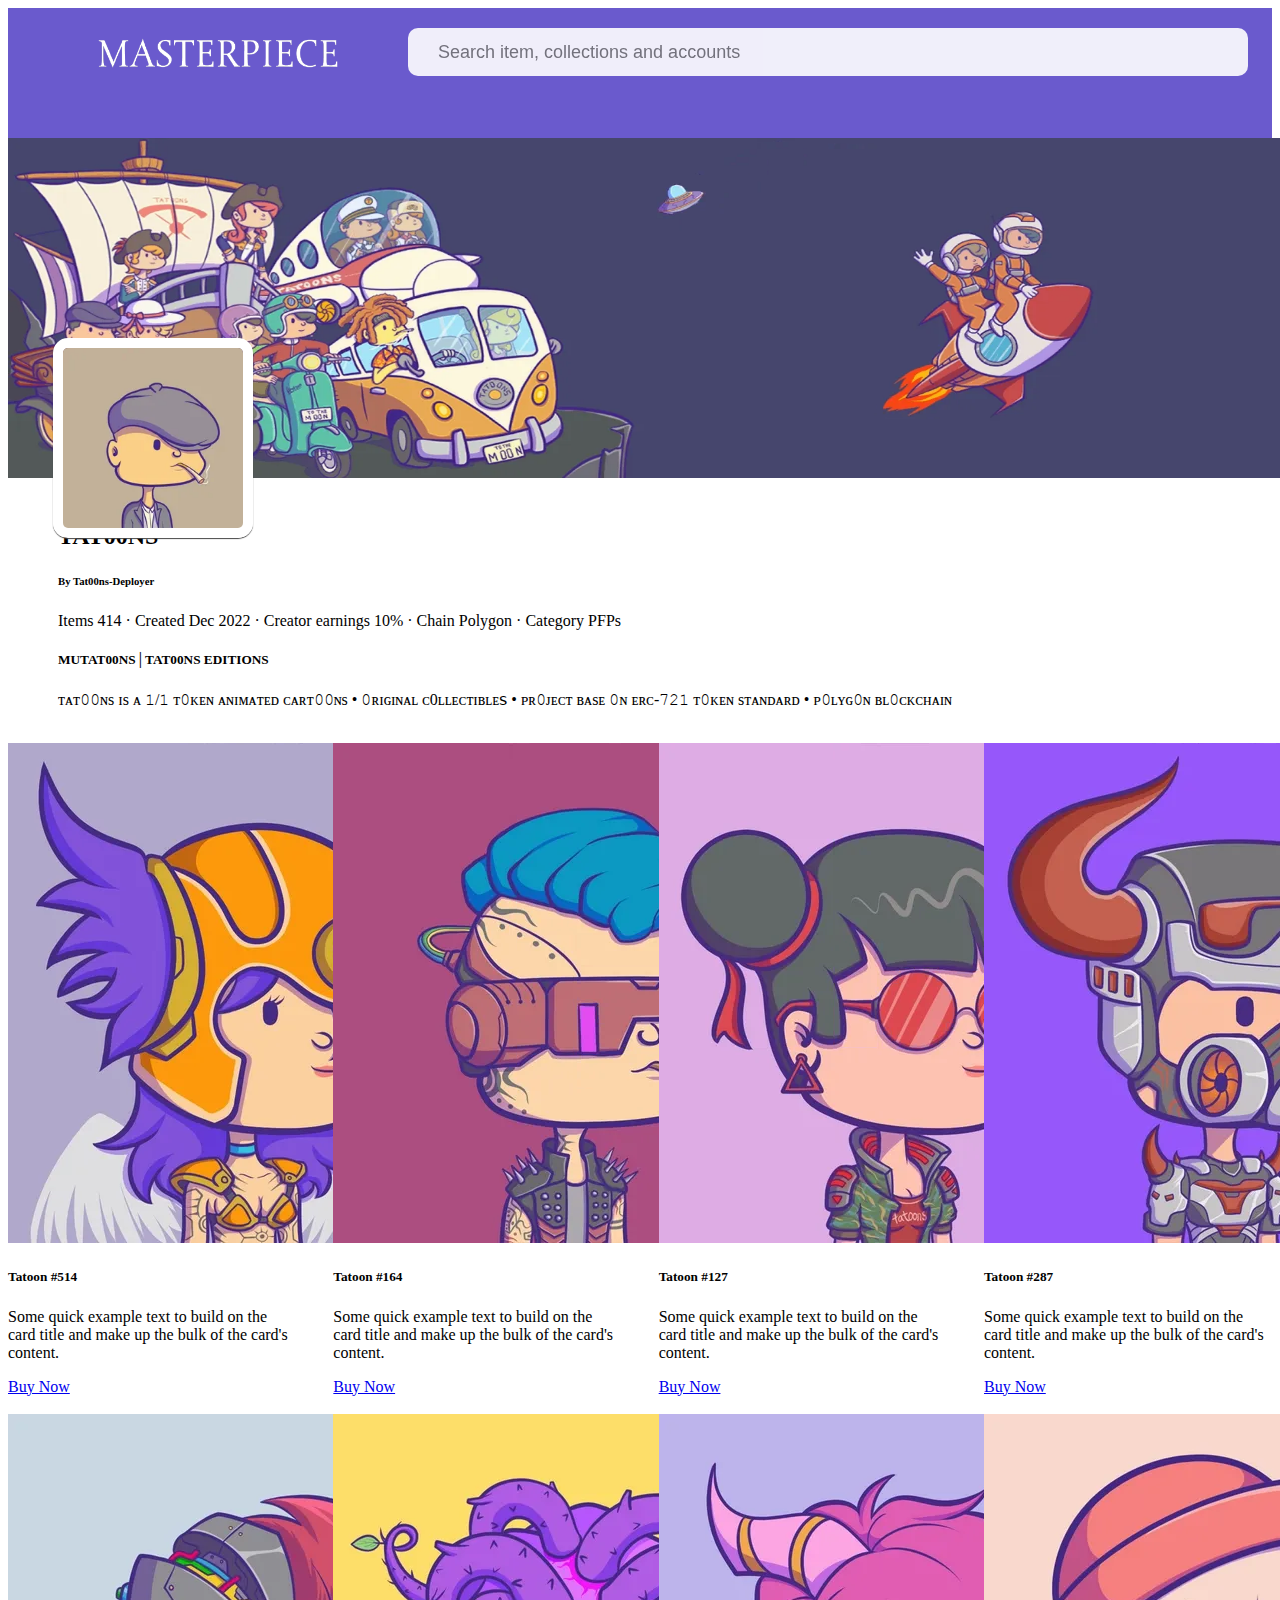
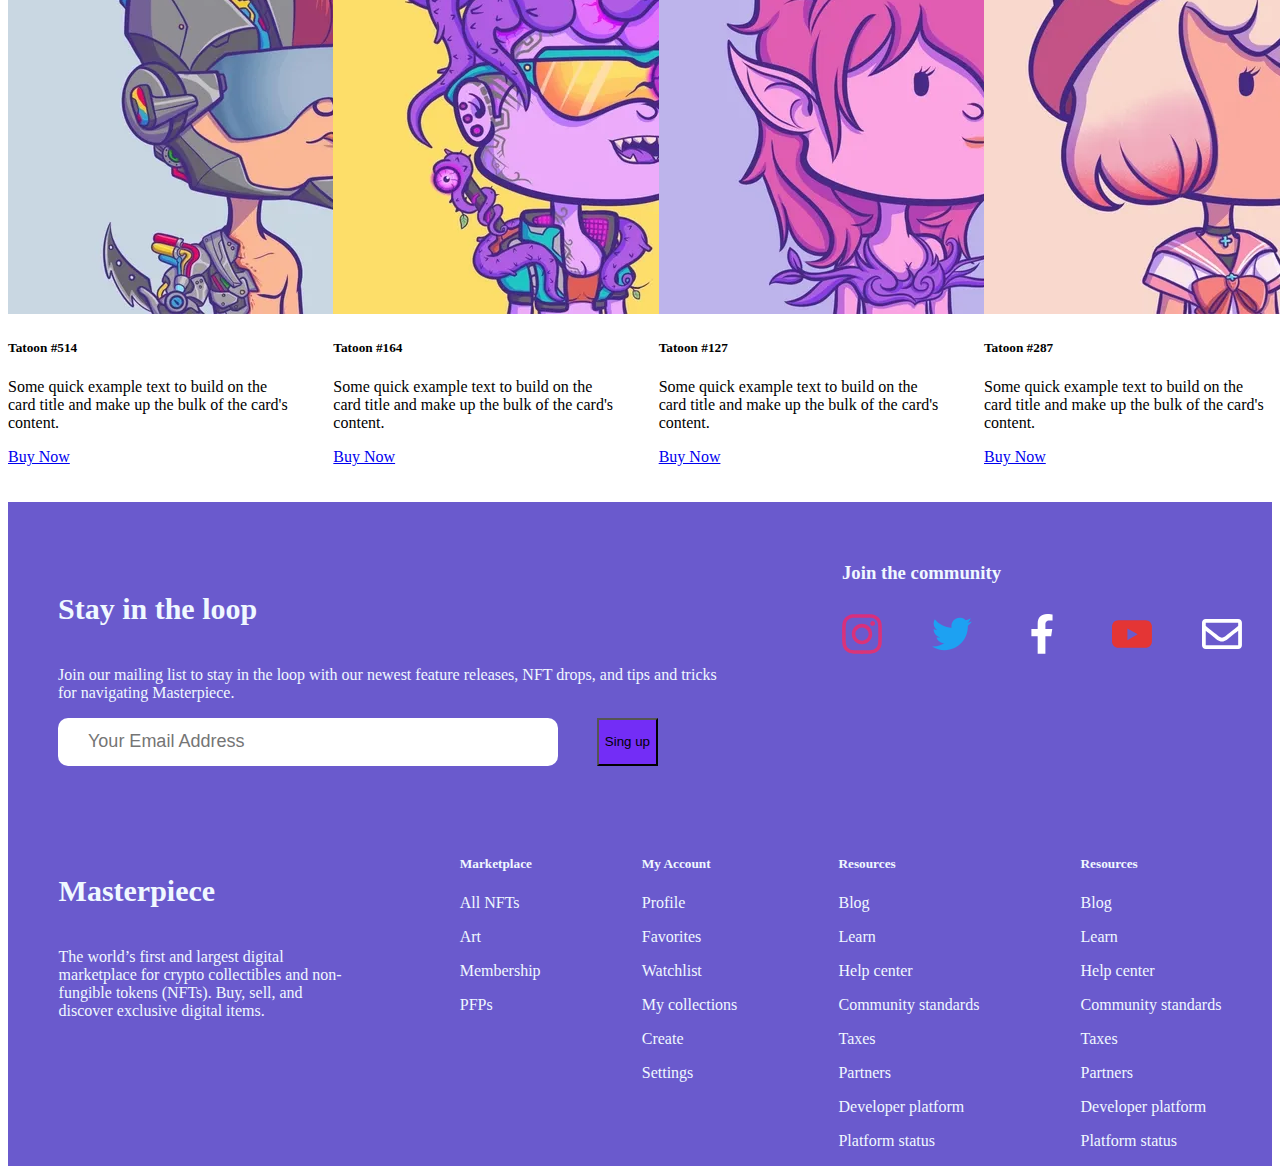
<file: profile.html>
<!DOCTYPE html>
<html lang="en">
<head>
    <meta charset="UTF-8">
    <meta name="viewport" content="width=device-width, initial-scale=-9">
    <link
      href="https://cdn.jsdelivr.net/npm/bootstrap@5.3.1/dist/css/bootstrap.min.css"
      rel="stylesheet"
      integrity="sha384-4bw+/aepP/YC94hEpVNVgiZdgIC5+VKNBQNGCHeKRQN+PtmoHDEXuppvnDJzQIu9"
      crossorigin="anonymous"
    />
    <link rel="stylesheet" href="style.css" />
        <link rel="stylesheet" href="responsive.css" />

    <title>Document</title>
</head>
<body>
    <nav >

        <section class="nav-bar" style="background-color: slateblue;">
                  <a href="index.html"><img class="logo" src="Logo.png" /></a>
        
      

       
        <input
              class="search-input"
              style="opacity: 90%;"
              type="search"
              placeholder="Search item, collections and accounts"
              size="95"
            />

            <div  class="icons" >
              <svg
                class="profile"
                xmlns="http://www.w3.org/2000/svg"
                width="32"
                height="32"
                viewBox="0 0 32 32"
                fill="none"
              >
                <path
                  d="M16 0C11.6 0 8 4.48 8 10C8 15.52 11.6 20 16 20C20.4 20 24 15.52 24 10C24 4.48 20.4 0 16 0ZM7.64 20C3.4 20.2 0 23.68 0 28V32H32V28C32 23.68 28.64 20.2 24.36 20C22.2 22.44 19.24 24 16 24C12.76 24 9.8 22.44 7.64 20Z"
                  fill="white"
                />
              </svg>
              <svg
              class="cart"
                xmlns="http://www.w3.org/2000/svg"
                width="43"
                height="32"
                viewBox="0 0 43 32"
                fill="none"
              >
                <path
                  d="M2.27316 0.0108183C1.56616 0.123939 0.933045 0.513283 0.513105 1.0932C0.0931657 1.67312 -0.0792032 2.3961 0.0339176 3.10311C0.147038 3.81011 0.536382 4.44322 1.1163 4.86316C1.69622 5.2831 2.4192 5.45547 3.1262 5.34235H11.1235L11.6033 6.67523L13.7893 13.3396L15.9752 20.0041C16.1885 20.6972 17.0948 21.3369 17.7879 21.3369H36.4483C37.1947 21.3369 38.0477 20.6972 38.261 20.0041L42.5795 6.67523C42.7928 5.98213 42.4729 5.34235 41.7265 5.34235H18.0545L16.0285 1.50365C15.8127 1.06305 15.4795 0.690538 15.0656 0.427144C14.6517 0.163751 14.1732 0.0196874 13.6826 0.0108183L3.01957 0.0108183C2.85995 -0.0036061 2.69936 -0.0036061 2.53974 0.0108183C2.4332 0.0044147 2.32638 0.0044147 2.21984 0.0108183L2.27316 0.0108183ZM19.1208 26.6685C17.628 26.6685 16.455 27.8414 16.455 29.3342C16.455 30.8271 17.628 32 19.1208 32C20.6136 32 21.7866 30.8271 21.7866 29.3342C21.7866 27.8414 20.6136 26.6685 19.1208 26.6685ZM35.1154 26.6685C33.6226 26.6685 32.4496 27.8414 32.4496 29.3342C32.4496 30.8271 33.6226 32 35.1154 32C36.6082 32 37.7811 30.8271 37.7811 29.3342C37.7811 27.8414 36.6082 26.6685 35.1154 26.6685Z"
                  fill="white"
                />
              </svg>
            </div>

          </section>
    </nav>

    <main >
        <section class="top">
            <div class="profile-img"><img src="profile-img.webp"></div>

        <div class="first" ><img  src="top-img.webp"></div>
        
        
    </section>
    <div class="profile-info">
    <h2>TAT00NS</h2>
    <h6>By Tat00ns-Deployer</h6>
    <p>Items 
        414
          ·  
        Created 
        Dec 2022
          ·  
        Creator earnings 
        10%
          ·  
        Chain 
        Polygon
          ·  
        Category 
        PFPs</p>
        <h5>MUTAT00NS│TAT00NS EDITIONS</h5>
        <p>ᴛᴀᴛ𝟶𝟶ɴs ɪs ᴀ 𝟷/𝟷 ᴛ𝟶ᴋᴇɴ ᴀɴɪᴍᴀᴛᴇᴅ ᴄᴀʀᴛ𝟶𝟶ɴs • 𝟶ʀɪɢɪɴᴀʟ ᴄ0ʟʟᴇᴄᴛɪʙʟᴇꜱ • ᴘʀ𝟶ᴊᴇᴄᴛ ʙᴀsᴇ 𝟶ɴ ᴇʀᴄ-𝟽𝟸𝟷 ᴛ𝟶ᴋᴇɴ sᴛᴀɴᴅᴀʀᴅ • ᴘ𝟶ʟʏɢ𝟶ɴ ʙʟ𝟶ᴄᴋᴄʜᴀɪɴ</p>
</div>
    </main>
    

    <section >
       
        <br>
        <div class="container">
          <div class="card" style="width: 18rem;">
            <img src="main-d.webp" class="card-img-top" alt="...">
            <div class="card-body">
              <h5 class="card-title">Tatoon #514</h5>
              <p class="card-text">Some quick example text to build on the card title and make up the bulk of the card's content.</p>
              <a href="product.html" class="btn btn-primary">Buy Now</a>
            </div>
          </div>
          <div class="card" style="width: 18rem;">
            <img src="main-b.webp" class="card-img-top" alt="...">
            <div class="card-body">
              <h5 class="card-title">Tatoon #164</h5>
              <p class="card-text">Some quick example text to build on the card title and make up the bulk of the card's content.</p>
              <a href="product.html" class="btn btn-primary">Buy Now</a>
            </div>
          </div>
          <div class="card" style="width: 18rem;">
            <img src="main-a.webp" class="card-img-top" alt="...">
            <div class="card-body">
              <h5 class="card-title">Tatoon #127</h5>
              <p class="card-text">Some quick example text to build on the card title and make up the bulk of the card's content.</p>
              <a href="product.html" class="btn btn-primary">Buy Now</a>
            </div>
          </div>
          <div class="card" style="width: 18rem;">
            <img src="main-l.webp" class="card-img-top" alt="...">
            <div class="card-body">
              <h5 class="card-title">Tatoon #287</h5>
              <p class="card-text">Some quick example text to build on the card title and make up the bulk of the card's content.</p>
              <a href="product.html" class="btn btn-primary">Buy Now</a>
            </div>
          </div>
        </div>
        <br>
  
  
        <div class="container">
          <div class="card" style="width: 18rem;">
            <img src="main-h.webp" class="card-img-top" alt="...">
            <div class="card-body">
              <h5 class="card-title">Tatoon #514</h5>
              <p class="card-text">Some quick example text to build on the card title and make up the bulk of the card's content.</p>
              <a href="product.html" class="btn btn-primary">Buy Now</a>
            </div>
          </div>
          <div class="card" style="width: 18rem;">
            <img src="main-j.webp" class="card-img-top" alt="...">
            <div class="card-body">
              <h5 class="card-title">Tatoon #164</h5>
              <p class="card-text">Some quick example text to build on the card title and make up the bulk of the card's content.</p>
              <a href="product.html" class="btn btn-primary">Buy Now</a>
            </div>
          </div>
          <div class="card" style="width: 18rem;">
            <img src="main-k.webp" class="card-img-top" alt="...">
            <div class="card-body">
              <h5 class="card-title">Tatoon #127</h5>
              <p class="card-text">Some quick example text to build on the card title and make up the bulk of the card's content.</p>
              <a href="product.html" class="btn btn-primary">Buy Now</a>
            </div>
          </div>
          <div class="card" style="width: 18rem;">
            <img src="main-g.webp" class="card-img-top" alt="...">
            <div class="card-body">
              <h5 class="card-title">Tatoon #287</h5>
              <p class="card-text">Some quick example text to build on the card title and make up the bulk of the card's content.</p>
              <a href="product.html" class="btn btn-primary">Buy Now</a>
            </div>
          </div>
        </div>
      </section>
      <br><br>
  
      <footer >
        <div class="foot">
        <div class="text">
          <h4>Stay in the loop</h4>
          <p>Join our mailing list to stay in the loop with our newest feature releases, NFT drops, and tips and tricks for navigating Masterpiece.</p>
          <div class="login">
            <input
                class="email-input"
                type="search"
                placeholder="Your Email Address"
                size="40"
              />
              <button type="button" class="btn btn-primary" style="background-color: rgb(115, 45, 246);">Sing up</button>
          </div>
          <br>
        </div>
  
        <div class="foot-2">
          <h3>Join the community</h3>
          <div class="comunity">
            <svg class="social-icons" xmlns="http://www.w3.org/2000/svg" width="260" height="260" viewBox="0 0 260 260" fill="none">
              <path d="M86.9929 130.113C86.9929 106.319 106.277 87.0257 130.071 87.0257C153.866 87.0257 173.16 106.319 173.16 130.113C173.16 153.906 153.866 173.2 130.071 173.2C106.277 173.2 86.9929 153.906 86.9929 130.113ZM63.6999 130.113C63.6999 166.768 93.4143 196.481 130.071 196.481C166.728 196.481 196.443 166.768 196.443 130.113C196.443 93.4572 166.728 63.744 130.071 63.744C93.4143 63.744 63.6999 93.4572 63.6999 130.113ZM183.559 61.1125C183.556 69.6785 190.498 76.6254 199.064 76.6288C207.63 76.6322 214.577 69.6909 214.581 61.1249C214.584 52.5589 207.643 45.6121 199.076 45.6086C190.514 45.6126 183.567 52.5506 183.559 61.1125ZM77.8519 235.32C65.25 234.746 58.4004 232.647 53.8486 230.873C47.8139 228.524 43.5081 225.726 38.981 221.205C34.454 216.685 31.6517 212.383 29.3127 206.349C27.5383 201.799 25.4392 194.948 24.8663 182.346C24.2397 168.722 24.1146 164.63 24.1146 130.114C24.1146 95.5976 24.25 91.5164 24.8663 77.881C25.4402 65.2795 27.5548 58.4417 29.3127 53.8786C31.6621 47.8441 34.4602 43.5385 38.981 39.0117C43.5019 34.4848 47.8035 31.6826 53.8486 29.3437C58.3984 27.5694 65.25 25.4703 77.8519 24.8975C91.4765 24.2709 95.5692 24.1458 130.071 24.1458C164.573 24.1458 168.67 24.2812 182.306 24.8975C194.908 25.4714 201.746 27.5859 206.309 29.3437C212.344 31.6826 216.65 34.491 221.177 39.0117C225.704 43.5323 228.496 47.8441 230.845 53.8786C232.62 58.4282 234.719 65.2795 235.292 77.881C235.918 91.5164 236.043 95.5976 236.043 130.114C236.043 164.63 235.918 168.711 235.292 182.346C234.718 194.948 232.608 201.797 230.845 206.349C228.496 212.383 225.698 216.689 221.177 221.205C216.656 225.722 212.344 228.524 206.309 230.873C201.76 232.648 194.908 234.747 182.306 235.32C168.681 235.946 164.589 236.071 130.071 236.071C95.5537 236.071 91.4723 235.946 77.8519 235.32ZM76.7816 1.6448C63.0216 2.27141 53.619 4.45316 45.4076 7.64824C36.9036 10.9477 29.7046 15.3743 22.5108 22.5565C15.3169 29.7387 10.9015 36.9488 7.60188 45.4525C4.40667 53.6687 2.22483 63.0657 1.5982 76.8252C0.96123 90.6065 0.81543 95.0124 0.81543 130.113C0.81543 165.213 0.96123 169.619 1.5982 183.4C2.22483 197.161 4.40667 206.557 7.60188 214.773C10.9015 223.271 15.3179 230.49 22.5108 237.669C29.7036 244.848 36.9036 249.268 45.4076 252.577C53.6345 255.772 63.0216 257.954 76.7816 258.581C90.5707 259.207 94.9695 259.363 130.071 259.363C165.173 259.363 169.579 259.218 183.361 258.581C197.122 257.954 206.518 255.772 214.735 252.577C223.234 249.268 230.438 244.851 237.632 237.669C244.826 230.487 249.232 223.271 252.541 214.773C255.736 206.557 257.928 197.16 258.544 183.4C259.171 169.609 259.317 165.213 259.317 130.113C259.317 95.0124 259.171 90.6065 258.544 76.8252C257.918 63.0647 255.736 53.6635 252.541 45.4525C249.232 36.954 244.814 29.7501 237.632 22.5565C230.449 15.3629 223.234 10.9477 214.745 7.64824C206.518 4.45316 197.121 2.26107 183.371 1.6448C169.589 1.0182 165.183 0.862061 130.082 0.862061C94.9798 0.862061 90.5707 1.00786 76.7816 1.6448Z" fill="url(#paint0_radial_78_11)"/>
              <defs>
                <radialGradient id="paint0_radial_78_11" cx="0" cy="0" r="1" gradientUnits="userSpaceOnUse" gradientTransform="translate(550.332 4156.42) scale(5399.44)">
                  <stop offset="0.09" stop-color="#FA8F21"/>
                  <stop offset="0.78" stop-color="#D82D7E"/>
                </radialGradient>
              </defs>
            </svg>
  
            <svg class="social-icons" xmlns="http://www.w3.org/2000/svg" width="259" height="211" viewBox="0 0 259 211" fill="none">
              <path d="M81.2936 210.037C178.846 210.037 232.188 129.215 232.188 59.1427C232.188 56.8493 232.188 54.5559 232.045 52.2829C242.424 44.7727 251.382 35.4743 258.501 24.8233C248.826 29.1146 238.562 31.9308 228.052 33.1779C239.119 26.5437 247.4 16.1162 251.355 3.83441C240.942 10.0154 229.55 14.3714 217.67 16.7144C209.675 8.21301 199.101 2.58372 187.584 0.697731C176.067 -1.18826 164.249 0.774186 153.96 6.28138C143.671 11.7886 135.483 20.5335 130.665 31.1627C125.846 41.792 124.666 53.713 127.305 65.081C106.219 64.0246 85.591 58.5455 66.7598 48.9994C47.9287 39.4533 31.3157 26.0537 17.9993 9.67035C11.2104 21.3425 9.12539 35.1633 12.1689 48.3188C15.2123 61.4742 23.1554 72.9751 34.3808 80.4797C25.9989 80.1964 17.806 77.9148 10.4842 73.8247V74.5004C10.4828 86.7314 14.7072 98.5872 22.4425 108.061C30.1778 117.536 40.949 124.046 52.933 126.491C45.1209 128.619 36.9248 128.928 28.9749 127.392C32.3596 137.936 38.9564 147.158 47.842 153.767C56.7275 160.377 67.4571 164.042 78.5292 164.251C59.7312 178.972 36.531 186.948 12.6548 186.899C8.42571 186.901 4.20018 186.655 0 186.161C24.2503 201.738 52.4716 210.005 81.2936 209.976" fill="#1DA1F2"/>
            </svg>
  
            <svg class="social-icons" xmlns="http://www.w3.org/2000/svg"  width="111" height="209" viewBox="0 0 111 209" fill="none">
              <path d="M103.353 116.267L109.108 78.9055H73.2615V54.671C73.2615 44.4724 78.2598 34.4756 94.3152 34.4756H110.623V2.66786C110.623 2.66786 95.8298 0.143433 81.6931 0.143433C52.1573 0.143433 32.8706 18.0164 32.8706 50.43V78.9055H0.0531006V116.267H32.8706V208.156H73.2615V116.267H103.353Z" fill="white"/>
            </svg>
          
            <svg class="social-icons" xmlns="http://www.w3.org/2000/svg" width="259" height="179" viewBox="0 0 259 179" fill="none">
              <path fill-rule="evenodd" clip-rule="evenodd" d="M217.388 178.666H41.113C18.5008 178.666 0 160.102 0 137.412V41.254C0 18.5643 18.5008 0 41.113 0H217.388C240 0 258.501 18.5643 258.501 41.254V137.412C258.501 160.102 240 178.666 217.388 178.666ZM99.7625 54.1782V130.483L166.589 91.6898L99.7625 54.1782Z" fill="#E43535"/>
            </svg>
  
            <svg class="social-icons" xmlns="http://www.w3.org/2000/svg" filter = "invert(100%)" width="259" height="194" viewBox="0 0 259 194" fill="none">
              <path d="M234.267 0H24.2345C10.85 0 0 10.85 0 24.2345V169.641C0 183.026 10.85 193.876 24.2345 193.876H234.267C247.651 193.876 258.501 183.026 258.501 169.641V24.2345C258.501 10.85 247.651 0 234.267 0ZM234.267 24.2345V44.8363C222.946 54.055 204.899 68.3897 166.316 98.6016C157.813 105.29 140.97 121.358 129.251 121.17C117.533 121.36 100.685 105.287 92.1855 98.6016C53.6087 68.3943 35.5565 54.0565 24.2345 44.8363V24.2345H234.267ZM24.2345 169.641V75.9337C35.8034 85.1484 52.2097 98.079 77.2161 117.66C88.2514 126.347 107.577 145.523 129.251 145.406C150.818 145.523 169.898 126.625 181.281 117.665C206.287 98.0836 222.697 85.1494 234.267 75.9342V169.641H24.2345Z" fill="black"/>
            </svg>
          
          </div>
  
        </div>
  
      </div>
  
      <footer class="foot-3">
        <div class="info">
        <h4>Masterpiece</h4>
        <p>The world’s first and largest digital marketplace for crypto collectibles and non-fungible tokens (NFTs). Buy, sell, and discover exclusive digital items.</p>
      </div>
  
      <div>
        <h5>Marketplace</h5>
        <p>All NFTs</p>
        <p>Art</p>
        <p>Membership</p>
        <p>PFPs</p>
      </div>
  
      <div>
        <h5>My Account</h5>
        <p>Profile</p>
        <p>Favorites</p>
        <p>Watchlist</p>
        <p>My collections</p>
        <p>Create</p>
        <p>Settings</p>
      </div>
  
      <div>
        <h5>Resources</h5>
        <p>Blog</p>
        <p>Learn</p>
        <p>Help center</p>
        <p>Community standards</p>
        <p>Taxes</p>
        <p>Partners</p>
        <p>Developer platform</p>
        <p>Platform status</p>
      </div>
  
      <div>
        <h5>Resources</h5>
        <p>Blog</p>
        <p>Learn</p>
        <p>Help center</p>
        <p>Community standards</p>
        <p>Taxes</p>
        <p>Partners</p>
        <p>Developer platform</p>
        <p>Platform status</p>
      </div>
      </footer>
      </footer>



</body>
</html>
</file>
<file: style.css>
/* .background{
    margin: 0;
    padding: 0;
    position: relative;
    width: 100%;
    height: 100vh;
    background-size: cover;
    background-repeat: no-repeat;
} */

  /* .header {
    position: relative;
    width: 100%;
    height: 100vh;
    background-image: url('imgs/main/main-a.webp');
    background-size: cover;
    background-repeat: no-repeat;
  } */



.background{
    width: 100%;
    max-width: 1515px;
    margin: 0 auto;
}

.bgimg img{
    /* position: relative; */
    /* display: block; */
    background-size: cover;
    display: flex;
    margin: 0;
    padding: 0;
    width: 1515px;
    height: 700px;
    filter: blur(15px);
    backdrop-filter: blur(60px);

    position: absolute;
    /* top: 150px; */
    /* left: 0; */
    /* bottom: 120px; */
    /* opacity: 50; Initial state, not visible */
    /* transition: opacity 10s ease-in-out, transform 10s ease-in-out; */


    /* transition: opacity 1s ease-in-out, transform 1s ease-in-out;

    background: linear-gradient(0deg, rgb(255, 255, 255) 5%, rgba(0, 0, 0, 0) 60%) rgba(0, 0, 0, 0.5);
    background-color: violet; */
    /* background: linear-gradient(to bottom, rgba(0, 0, 0, 0), rgba(0, 0, 0, 0.5)), url('your-image-url.jpg'); */


    /* display: flex; */ 
    /* background: linear-gradient(to right, rgba(232, 0, 0, 0.8), rgba(0, 0, 0, 0)); */
    /* mask: linear-gradient(to right, transparent 0%, black 50%, transparent 100%); */

}


.bgimg{
    display: block;
    width: 100%;
    height: auto;
    /* background-color: rgb(255, 255, 255); */
}




.navbar{
    /* background-color: rgb(0, 0, 0); */
    height: 0;
    margin: 0;
    padding: 1px;
    display: flex;
    display: inline-block; /* Ensures the wrapper only takes up the necessary space */
  /* background: linear-gradient(to right, rgba(255, 255, 255, 0.8), rgb(3, 255, 53)); */
  /* mask: linear-gradient(to right, transparent 0%, black 50%, transparent 100%); */
  backdrop-filter: brightness(150%);



}

.nav-bar{
    /* background-color: aquamarine; */
    height: 90px;
    /* margin: 10px; */
    padding: 20px;
    display: flex;
}


.nav{
    display: flex;
}

/* top-three */

.logo{
    display: flex;
    width: 280px; /* Desired rectangle width */
    height: 50px;
    margin-top: 1px; 
    margin-left: 50px;
    /* padding-left: 90px; */
    display:flex ;
    cursor: pointer;
    
    filter: invert(100%);
    
    /* background-image: url("imgs/main/Logo.png"); */
    /* overflow: hidden; */
    /* position: relative; */
}


.search-input{
    display: flex;
    font-size: 18px;
    height: 48px;
    width: 840px;
    margin-left: 50px;
    /* margin-top: 1.5px; */
    opacity: 20%;
    border-radius: 10px;
    border: none;
    padding: 0 0 0 30px;
    
}


                                                                                                     
.icons{
    /* margin: 0px 20px 500px 1100px; */
    /* padding:  50px; */
    /* background-color: black; */
    display: flex;
    margin-left: 70px;
    margin-top: 10px;
    display: flex;
    width: 100px;
    height: 40px;
    justify-content: space-between;
    opacity: 90%;
    
    

    /* display: flex; */
    /* justify-content: space-between; */
}




.profile{
    height: 25px;
    cursor: pointer;
}
.cart{
    height: 25px;
    cursor: pointer;
}
.veriants{
    color: aliceblue;
    /* background-color: tomato; */
    display: flex;
    width: 550px;
    font-size: 20px;
    margin-left: 50px;
    padding-left: 90px;
    opacity: 90%;
    /* display:flex ; */
    justify-content: space-between;
    margin: 10px;
    cursor: pointer;
}

.main-four{
    padding: 40px 50px 70px 45px;
    /* background-color: teal; */
    height: 550px;
    width: 1600px;
}
.main-a{
    /* margin: 50px 10px 60px 50px; */
    float: left;
    margin: 20px;
    /* background-color: rgb(29, 222, 78); */
    height: 320px;
    width: 320px;
    cursor: pointer;
    
}


.main-a img{
    border-radius: 20px;
}

/* h2{
    margin: 50px;
} */


.container{
    display: flex;
    /* margin: 60px; */
    justify-content: space-between;
}

.email-input{
    font-size: 18px;
    height: 48px;
    width: 500px;
    /* margin-left: 50px; */
    /* margin-top: 1.5px; */
    border-radius: 10px;
    border: none;
    padding: 0 0 0 30px;
}

footer{
    background-color: slateblue;
    
    height: auto;
}

.foot{
    display: flex;
}

.text{
    color: aliceblue;
    padding: 50px;
    width: 700px;
    
}
h4{
    font-size: 30px;
}
.login{
    display: flex;
    justify-content: space-between;
    width: 600px;
    
}

.foot-2{
    margin: 50px 0 0 30px;
}
h3{
    margin: 10px 0 0 30px;
    color: aliceblue;
}
.comunity{
    display: flex;
    margin: 30px;
    justify-content: space-between;
    height: 80px;
    width: 400px;
}
.social-icons{
    /* background-color: rgb(118, 20, 246); */
    display: flex;
    height: 40px;
    width: 40px;
}

.facebook{
    padding: 5px;
}

.foot-3{
    color: aliceblue;
    display: flex;
    justify-content: space-between;
    justify-content: space-around;
}
.info{
    width: 300px;
}
.product{
    display: flex;
    /* justify-content: space-between; */
    width: 1300px;
    /* background-color: aqua; */
    margin: 50px;
    height: auto;
}
.product-info{
    margin:20px 0 0 50px;
}
#buy{
    width: 290px;
    font-weight: 700;
    height: 60px;
    border-radius: 5px 0 0 5px;
}
#cart{
    height: 60px;
    width: 60px;
    border-radius: 0 5px 5px 0
}
.add-cart{
    height: 25px;


}

.first img{
    display: flex;
    margin-top: 0;
    height: 340px;
    width:1530px ;
    
}
.top{
    display: flex;
    
}
.profile-img{
    border-radius: 10px;
}

.profile-img img{
    position: absolute;
    height: 180px;
    margin:200px 0 0 45px ;
    border: solid white 10px;
    border-radius: 15px;
    box-shadow: 0 1px 1px 0 rgb(70, 70, 70) ;

}
.profile-info{
    margin: 45px 0 0 50px;
}
</file>
<file: responsive.css>
@media (max-width: 1050px) {

    .background {
        max-width: 500px; /* Set the maximum width to 100% for screens less than 400px wide */
      }

    .nav-bar {
      /* background-color: springgreen;  */
      max-width: 200px;
      flex-direction: column;
    }

    .search-input{
        display: flex;
        font-size: 18px;
        height: 48px;
        width: 500px;
    }

    .bgimg img{
        max-width: 1080px;
        height: 1000px;
    }
    .bgimg{
        width: 1080px;
        
    }
    .Main-section{
        width: 1080px;
        /* margin: 0 90px 0 10px; */
        padding: 50px 50px 0 50px;
    }
    .main-four{
        /* margin: 5px 100px; */
        padding: 0 100px;
    }
    .nav-bar{
        display: flex;
    }
    
 .icons{
    float: right;
    /* display: flex; */
    width: 100px;
    padding-left: 50px;
    /* font-size: 20px; */
 }


    .container{
        
        /* padding: 0 50px 0 50px; */
        display: flex;
        flex-wrap: wrap;
        margin: 50px;
        /* justify-content: space-between ; */
        /* justify-content: space-around; */

        
    }
    .sectionn{
        width: 1080px;
        padding-top: 0px;
        display: flex;
        justify-content: center;
    }


    .card{
        /* height: 550px;
        width: 50px; */
        margin: 60px;
    }
    .main-four{
        max-width: 1000px;
        
    }

    
    .foot, .foot-2, .foot-3{
        flex-direction: column;
        max-width: 1080px;
        text-align: center;
        align-items: center;

        
    }
    .foot-3{
        text-align: center;
        max-width: 1080px;

    }
    .login{
        max-width: 1080px;
        height: 50px;
    }
    footer{
        width: 1080px;
    }
        
  }
</file>
